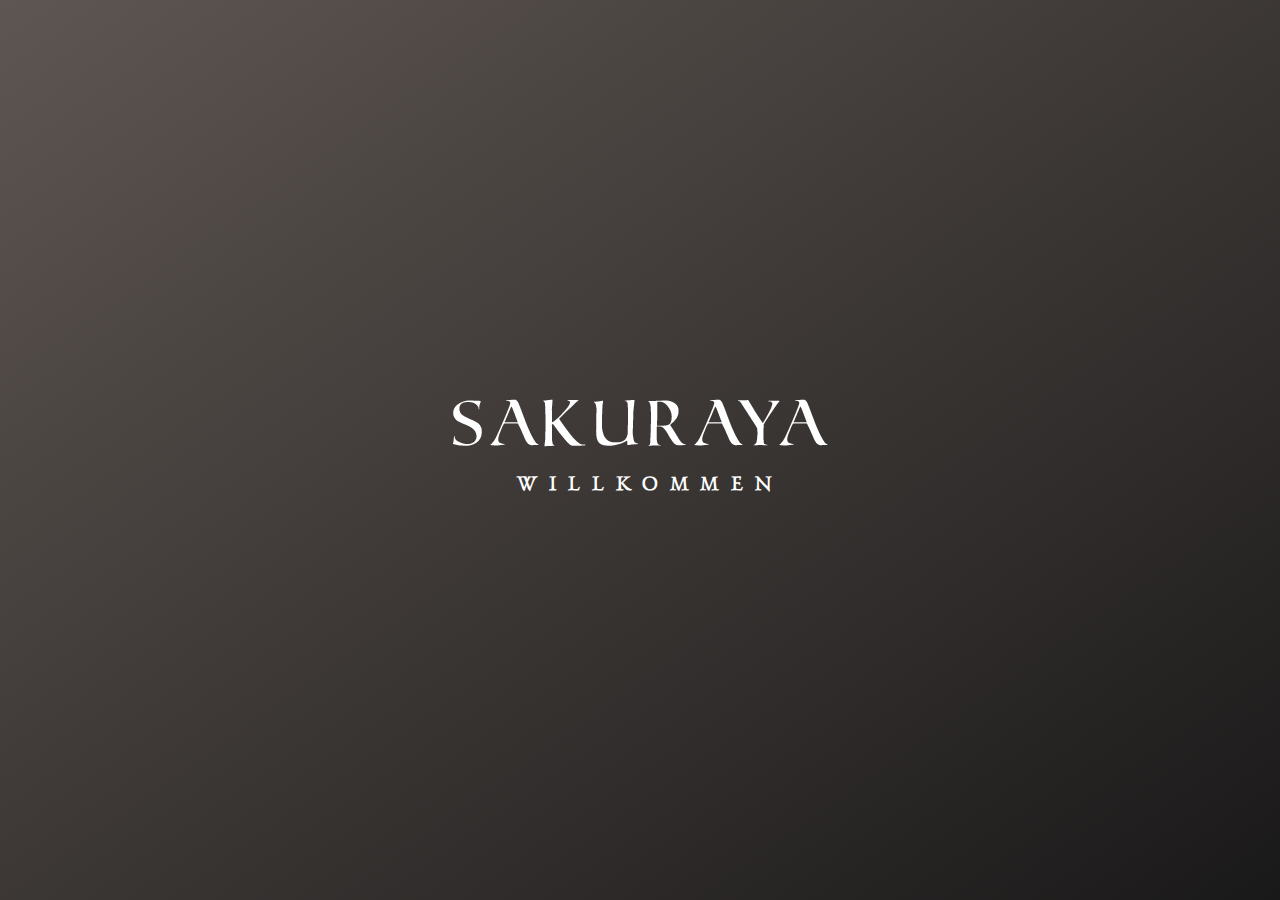
<file: index.html>
<!DOCTYPE html>
<html lang="en">
<head>
    <meta charset="UTF-8">
    <meta name="viewport" content="width=device-width, initial-scale=1.0">
    <title>Sakuraya Zenergy</title>
    <link rel="icon" type="image/png" href="images/Favicon.png">

    <!-- Google Font -->
    <link href="https://fonts.googleapis.com/css2?family=Gideon+Roman&display=swap" rel="stylesheet">

    <style>
        * {
            padding: 0;
            margin: 0;
            box-sizing: border-box;
        }

        body {
            font-family: "Gideon Roman", serif;
            height: 100vh;
            overflow: hidden;
            position: relative;
        }

        .container {
            background-color: black;
            color: #fff;
            height: 100%;
            width: 100%;
            display: flex;
            align-items: center;
            justify-content: center;
            position: relative;
        }

        .loading-page {
            position: absolute;
            top: 0;
            left: 0;
            background: linear-gradient(to bottom right, #5E5652, #1A1919);
            height: 100%;
            width: 100%;
            display: flex;
            flex-direction: column;
            gap: 1.5rem;
            align-items: center;
            justify-content: center;
            color: #d1d1d1;
            z-index: 10;
        }

        .logo-container {
            width: 400px;
            height: 50px;
            margin-left: 18px;
        }

        .logo-container img {
            width: 100%;
            height: 100%;
            object-fit: contain;
            animation: fadeIn 3s ease-in-out;
        }

        @keyframes fadeIn {
            from { opacity: 0; transform: scale(0.8); }
            to { opacity: 1; transform: scale(1); }
        }

        .name-container {
            height: 30px;
            overflow: hidden;
        }

        .logo-name {
            color: #fff;
            font-size: 20px;
            letter-spacing: 12px;
            text-transform: uppercase;
            margin-left: 20px;
            font-weight: bolder;
        }
    </style>
</head>
<body>

    <div class="loading-page">
        <div class="logo-container">
            <img src="images/SakurayaLogo.png" alt="Sakuraya Logo">
        </div>

        <div class="name-container">
            <div class="logo-name">WILLKOMMEN</div>
        </div>
    </div>

    <script src="https://cdnjs.cloudflare.com/ajax/libs/gsap/3.11.3/gsap.min.js"
        integrity="sha512-gmwBmiTVER57N3jYS3LinA9eb8aHrJua5iQD7yqYCKa5x6Jjc7VDVaEA0je0Lu0bP9j7tEjV3+1qUm6loO99Kw=="
        crossorigin="anonymous" referrerpolicy="no-referrer"></script>

    <script>
        gsap.to(".loading-page", {
            opacity: 0,
            duration: 1.5,
            delay: 3.5,
            onComplete: () => {
                window.location.href = "home.html";
            }
        });

        gsap.fromTo(
            ".logo-name",
            { y: 50, opacity: 0 },
            { y: 0, opacity: 1, duration: 2, delay: 0.5 }
        );
    </script>

</body>
</html>
</file>
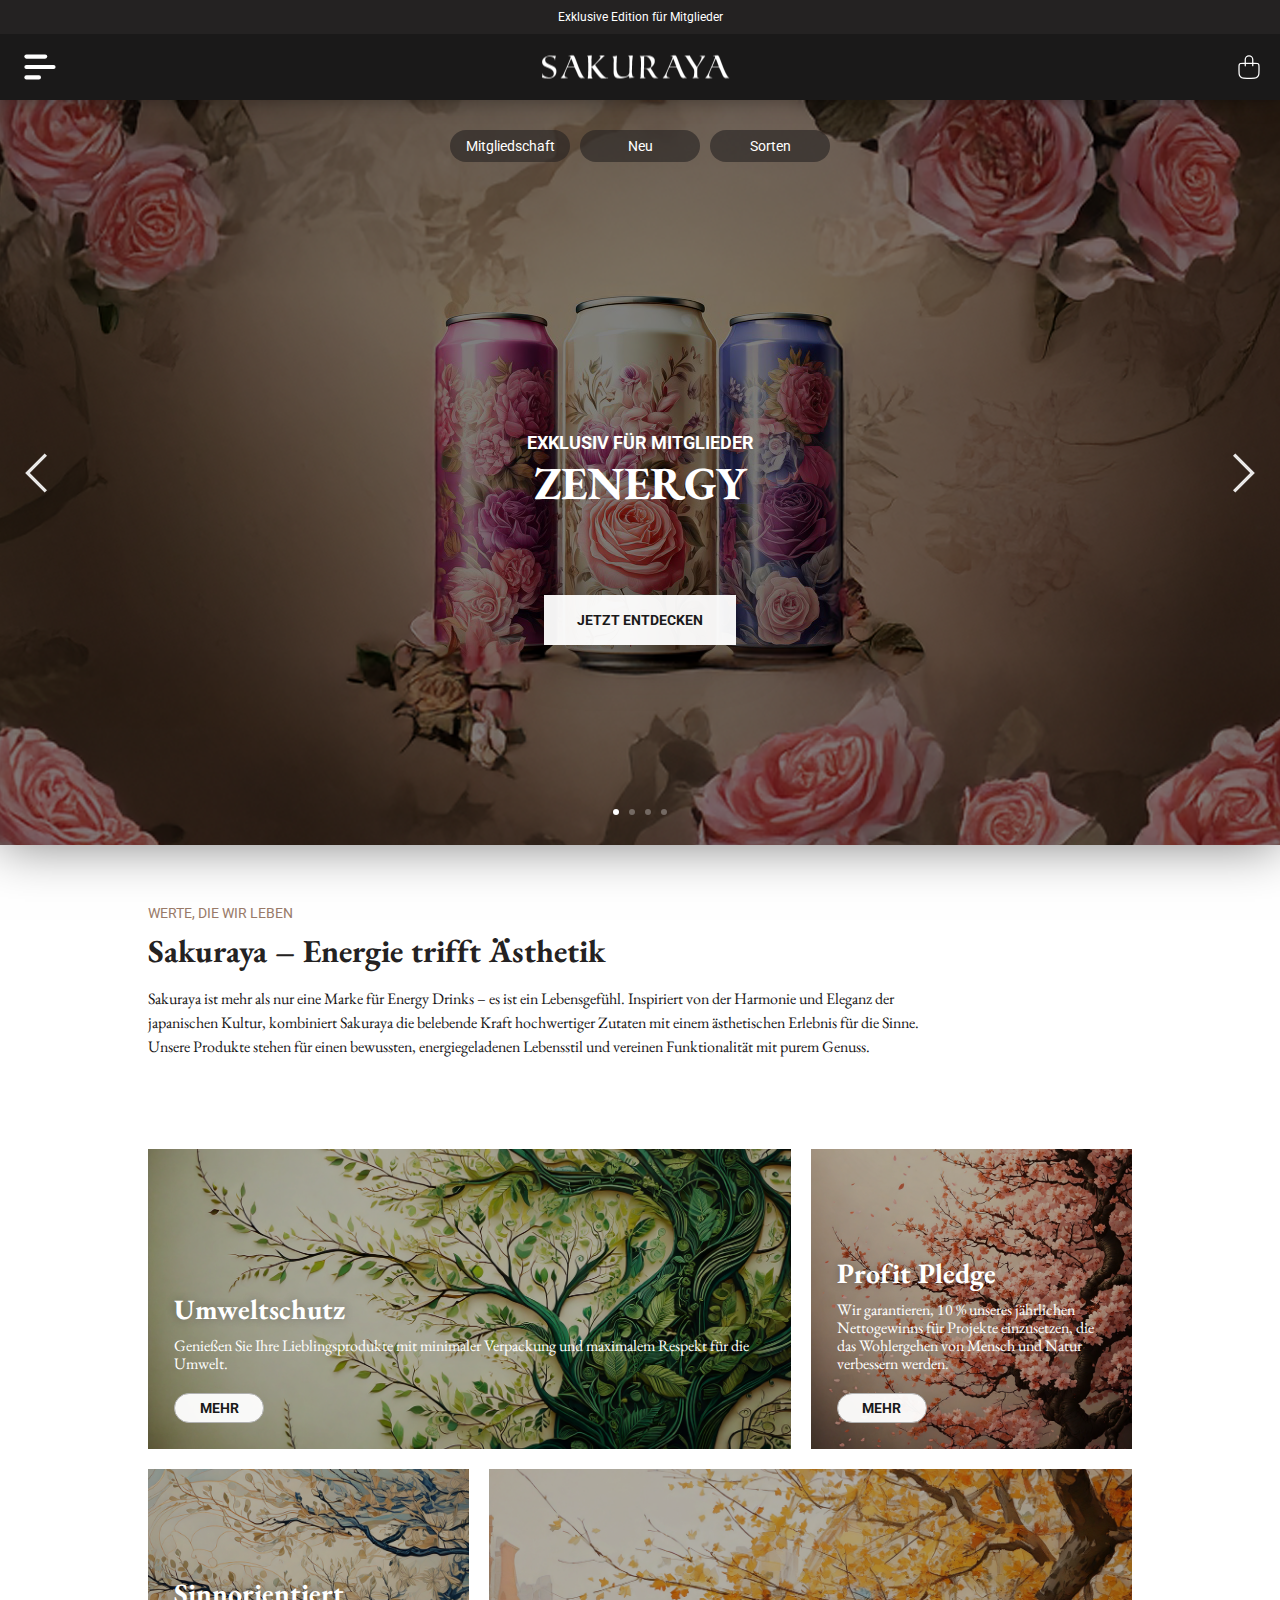
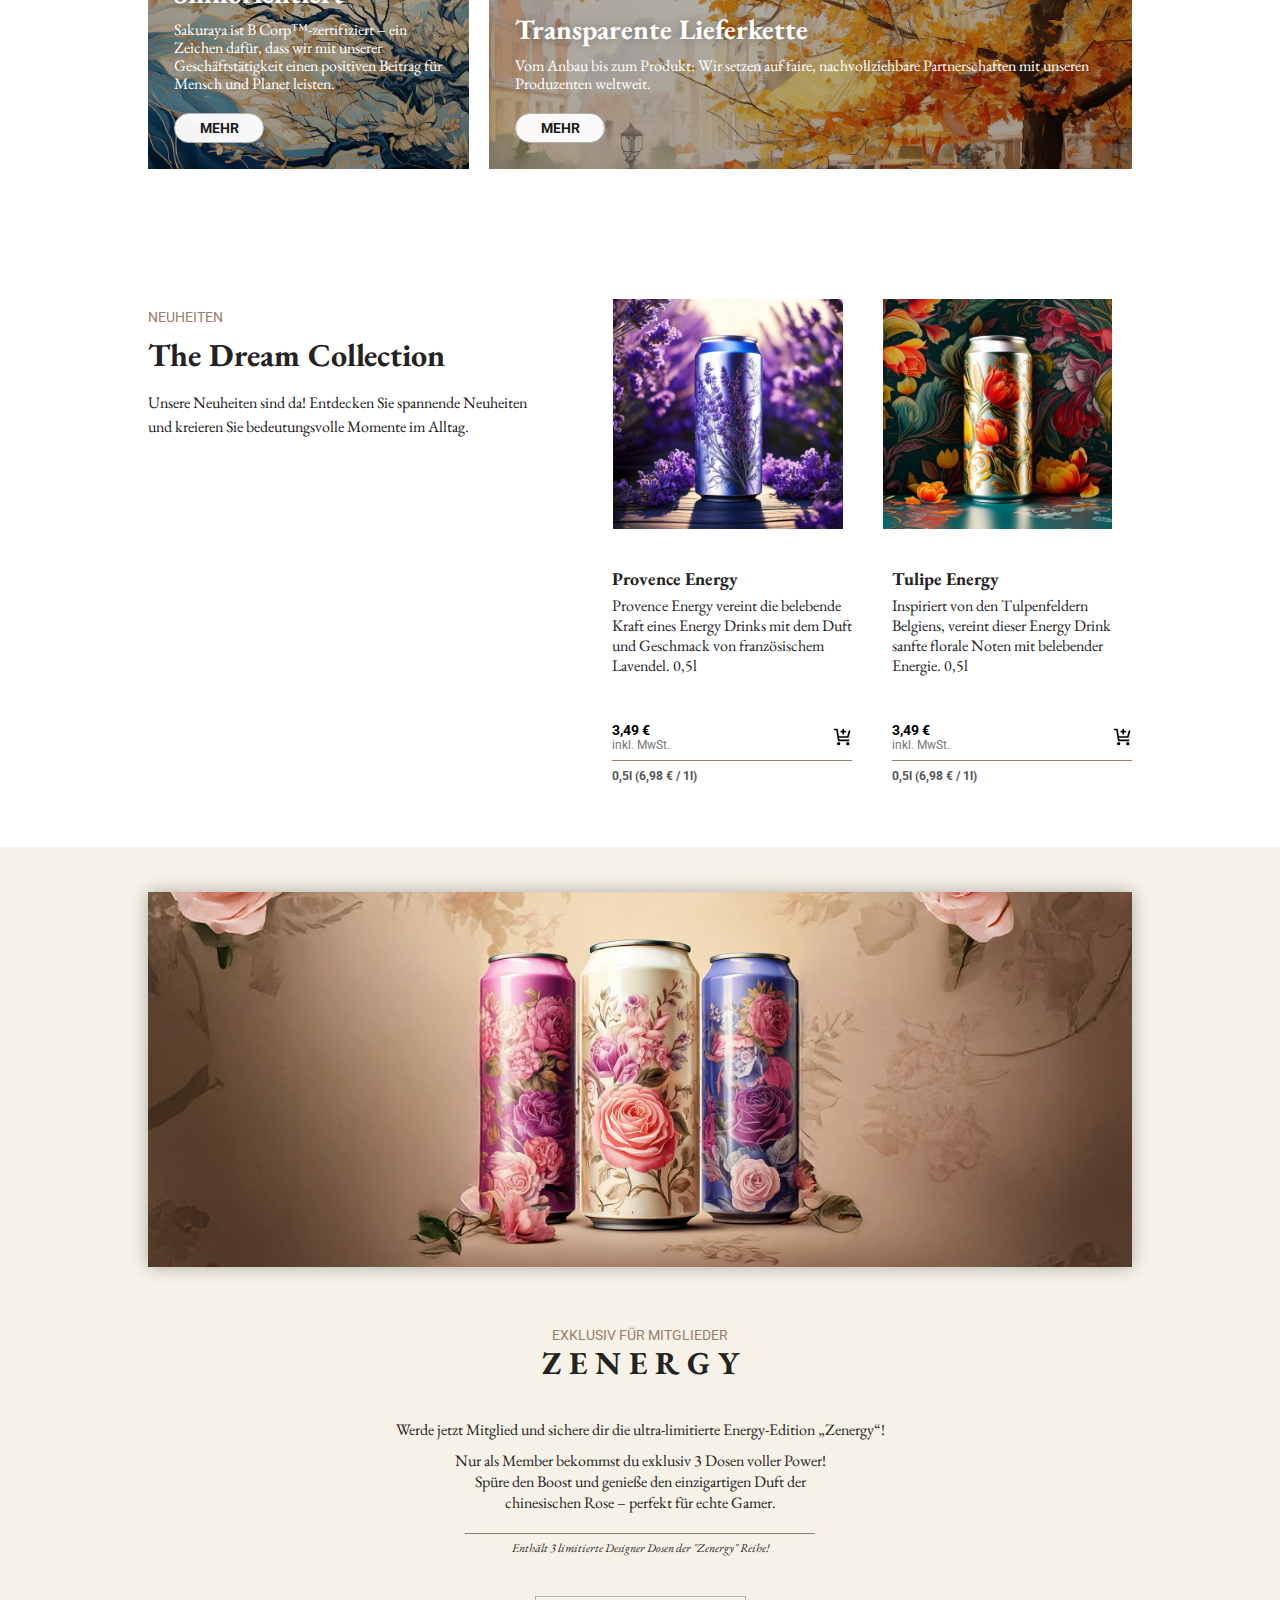
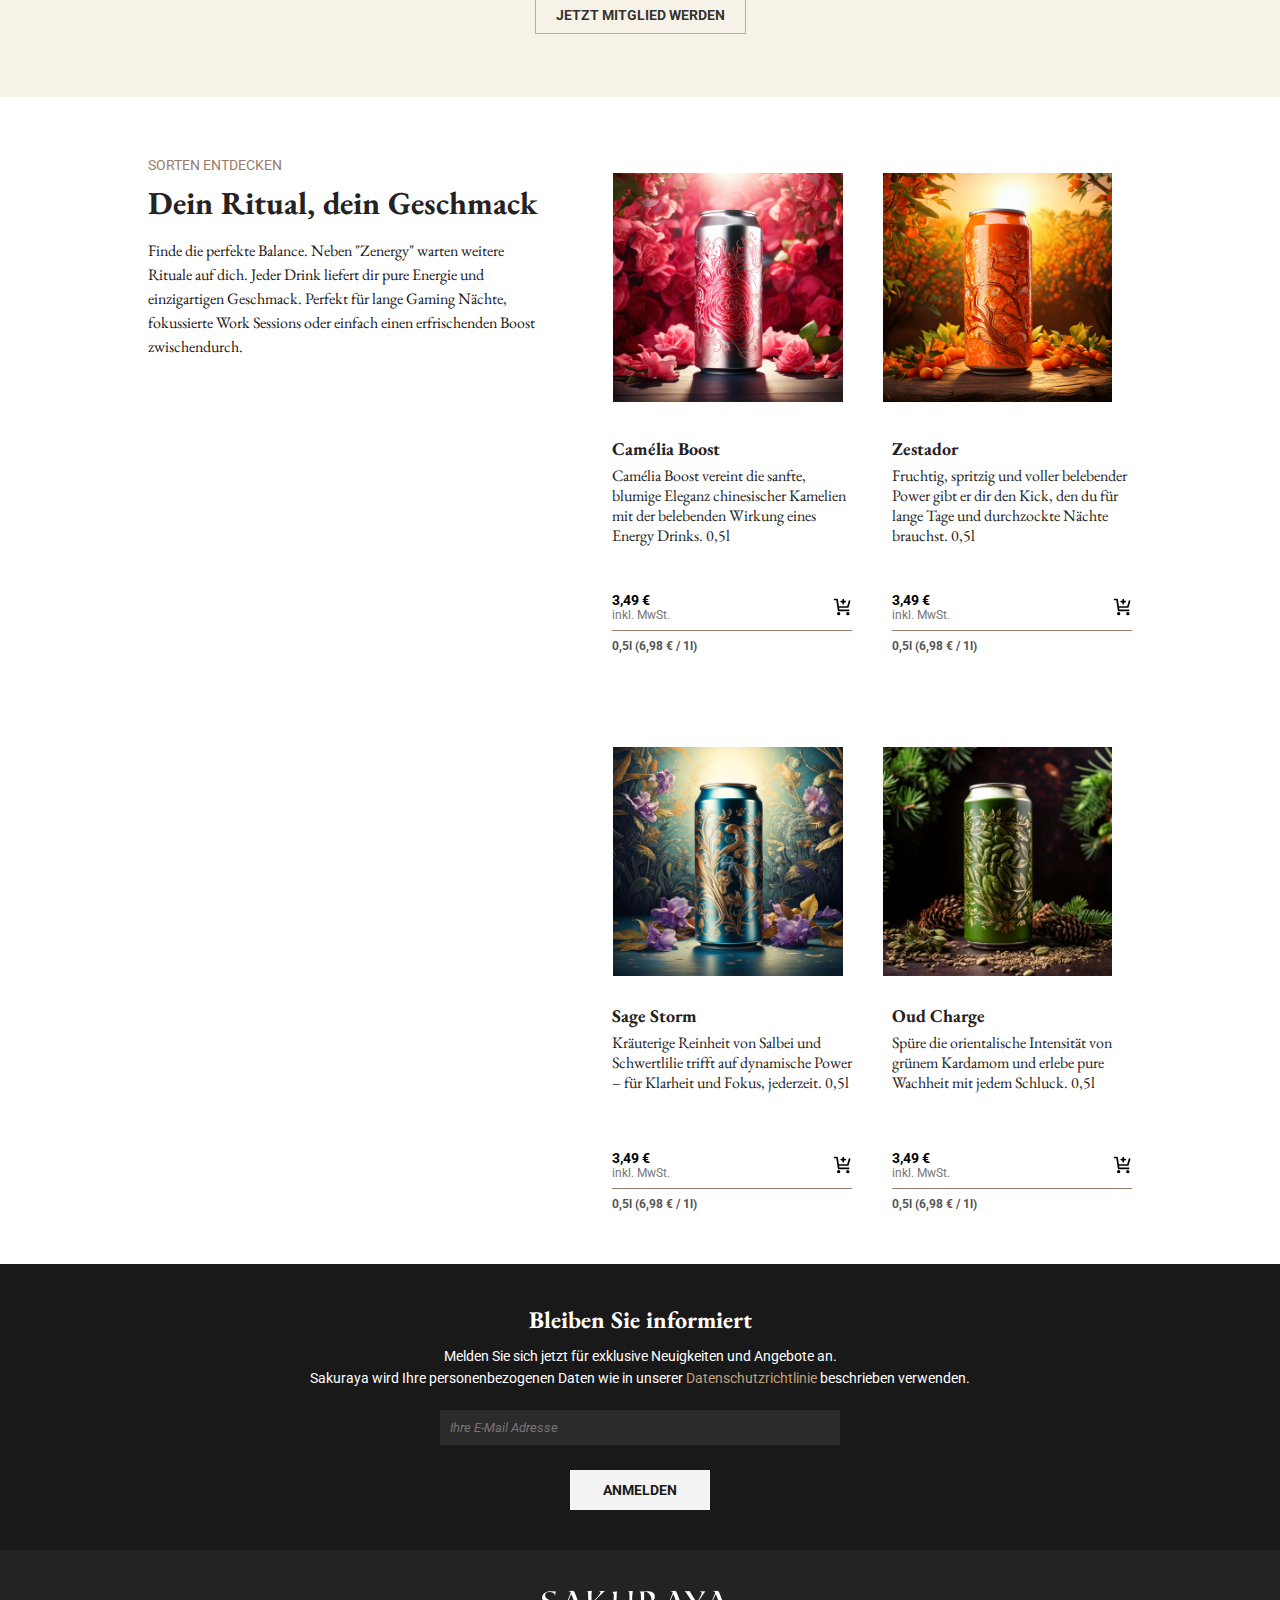
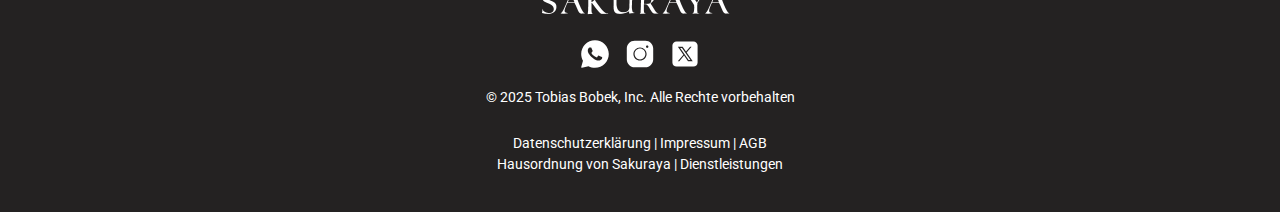
<file: home.html>
<!DOCTYPE html>
<html lang="de">
<head>
    <meta charset="UTF-8">
    <meta name="viewport" content="width=device-width, initial-scale=1.0">
    <title>Sakuraya Zenergy</title>
    <link rel="icon" type="image/png" href="images/Favicon.png">
    <link rel="stylesheet" href="styles.css">
    <link href="https://fonts.googleapis.com/css2?family=EB+Garamond:wght@400;700&display=swap" rel="stylesheet">
    <link href="https://fonts.googleapis.com/css2?family=Roboto:wght@100;300;400;500;700;900&display=swap" rel="stylesheet">

</head>
<body>
    <header>
        <div class="ObererHeader">
            <h1 id="RabattCall">Exklusive Edition für Mitglieder</h1>
            <h2 id="Lieferzeit">Lieferzeit 1 - 4 Werktage</h2>
            <h3 id="FirstBestellung">20% Rabatt auf die erste Bestellung</h3>
        </div>
        <section class="Menue">
            <div class="burger-icon"></div> <!-- Burger-Icon -->
            <a href="#" class="sakuraya-logo"></a>
            <div class="profil-icon"></div>
            <div class="einkauf-icon"></div>
        </section>
    </header>

    <!-- Overlay für das Pop-up Fenster vom Warenkorb -->
    <div class="overlayWK" id="overlayWK"></div>

    <!-- Warenkorb Pop-up -->
    <div class="popup" id="warenkorb-popup">
            <!-- Schließen-Button für den gesamten Warenkorb -->
            <img id="schließen-warenkorb" src="images/xmark-svgrepo-com.svg" alt="Warenkorb schließen">

            <h2>Dein Warenkorb</h2>
            <div id="warenkorb-inhalt"></div>
            <div class="button-container">
                <button class="button" id="loeschen">WARENKORB LÖSCHEN</button>
                <button class="button" id="bezahlen">JETZT BEZAHLEN</button>
            </div>
    </div>

    <!-- Overlay für das Bestellbestätigungs-Pop-up -->
    <div class="overlayWK" id="overlayWK-bestaetigung"></div>

    <!-- Bestellbestätigungs-Pop-up -->
    <div class="popup" id="bestaetigung-popup">
        <!-- Schließen-Button für die Bestellbestätigung -->
        <img id="bestaetigung-schliessen" src="images/xmark-svgrepo-com.svg" alt="Schließen">

        <div class="popup-inhalt">
            <h2>Bestellung erfolgreich!</h2>
            
            <p><strong>IHRE BESTELLNUMMER</strong> <br> <span id="bestellnummer"></span></p>
        </div>
    </div>



     <!-- Seitenmenü -->
     <nav id="side-menu">
        <ul>
            <li><a href="#">HOME</a></li>
            <li><a href="#Ueber">SAKURAYA</a></li>
            <li><a href="#Neu">NEUHEITEN</a></li>
            <li><a href="#LEBereich">MITGLIEDSCHAFT</a></li>
            <li><a href="#BSellerID">SORTEN</a></li>
        </ul>
    </nav>

    <!-- Scroll-Up Button -->
    <button id="scrollUpBtn">
        <img src="images/SakurayaLogo.png" alt="Nach oben">
    </button>

    <section class="StartScreen">
        <div class="slideshow-container">
                <div class="slide fade active" style="background-image: url('images/ChinesischeRose_WQHD.png');">
                    <div class="overlay"></div>
                    <h1>EXKLUSIV FÜR MITGLIEDER</h1>
                    <h2>ZENERGY</h2>
                </div>
                <div class="slide fade" style="background-image: url('images/Firefly\ energy\ drink\ dose\,\ Kirschblüten\ im\ Hintergrund\,\ Kirschblütenmuster\ auf\ der\ dose\,\ göttlich.png');">
                    <div class="overlay"></div>
                    <h1>JAPANISCHE KIRSCHBLÜTE</h1>
                    <h2>Zahrt und belebend</h2>
                </div>
                <div class="slide fade" style="background-image: url('images/Firefly\ energy\ drink\ dose\,\ Salbei\ und\ edler\ Schwertlilie\ Hintergrund\,\ Schwertlilienmuster.png');">
                    <div class="overlay"></div>
                    <h1>SALBEI & SCHWERTLILIE</h1>
                    <h2>Florale Eleganz und kräutrige Frische</h2>
                </div>
                <div class="slide fade" style="background-image: url('images/Firefly\ energy\ drink\ dose\,\ Orangenbaum\ Hintergrund\,\ Orangenmuster.png');">
                    <div class="overlay"></div>
                    <h1>CHINESISCHE ORANGE</h1>
                    <h2>Fruchtig, belebend und exotisch</h2>
                </div>

            <!-- Buttons -->
            <div class="button-box">
                <div class="button-container">
                    <a href="#LEBereich" class="start-btn left">Mitgliedschaft</a>
                    <a href="#Neu" class="start-btn center">Neu</a>
                    <a href="#BSellerID" class="start-btn right">Sorten</a>
                </div>
            </div>

            <div class="StartScreenTextButton">
                <a href="#Neu" class="startscreen-btn center">JETZT ENTDECKEN</a>
            </div>
    
            <!-- Pfeile -->
            <div class="prev" onclick="changeSlide(-1)">
                <img src="images/next-svgrepo-com.svg" class="prev-icon">
            </div>
            <div class="next" onclick="changeSlide(1)">
                <img src="images/next-svgrepo-com.svg" class="next-icon">
            </div>
    
            <!-- Dots -->
            <div class="dots-container">
                <span class="dot active" onclick="goToSlide(0)"></span>
                <span class="dot" onclick="goToSlide(1)"></span>
                <span class="dot" onclick="goToSlide(2)"></span>
                <span class="dot" onclick="goToSlide(3)"></span>
            </div>
        </div>
    </section>

    <section id="Ueber" class="SakurayaInfo">
        <div class="UeberTextbereich">
            <p class="section-subtitle">WERTE, DIE WIR LEBEN</p>
            <h6 class="section-title">Sakuraya – Energie trifft Ästhetik</h6>
            <p class="section-text">
                Sakuraya ist mehr als nur eine Marke für Energy Drinks – es ist ein Lebensgefühl. 
                Inspiriert von der Harmonie und Eleganz der japanischen Kultur, kombiniert Sakuraya die 
                belebende Kraft hochwertiger Zutaten mit einem ästhetischen Erlebnis für die Sinne. 
                Unsere Produkte stehen für einen bewussten, energiegeladenen Lebensstil und vereinen 
                Funktionalität mit purem Genuss.
            </p>
        </div>
    </section>

    <section class="section-wrapper2">
        <!-- Obere Reihe -->
        <div class="grid-top">
          <div class="tile wide">
            <div class="dark-overlay"></div> <!-- <- DAS ist neu -->
            <img src="images/Firefly Nachhaltigkeit, grüne farben 89555.jpg" alt="Nachhaltig" />
            <div class="overlay2">
              <h2>Umweltschutz</h2>
              <p>Genießen Sie Ihre Lieblingsprodukte mit minimaler Verpackung und maximalem Respekt für die Umwelt.</p>
              <a href="#">MEHR</a>
            </div>
          </div>
      
          <div class="tile narrow">
            <div class="dark-overlay"></div> <!-- <- DAS ist neu -->
            <img src="images/Firefly japanische Kirschblüte Hintergrund, Farben Rosa, Beige, Gold, Kirschblütenmuster, göttlich, .jpg" alt="Inhaltsstoffe" />
            <div class="overlay2">
              <h2>Profit Pledge</h2>
              <p>Wir garantieren, 10 % unseres jährlichen Nettogewinns für Projekte einzusetzen, die das Wohlergehen von Mensch und Natur verbessern werden.</p>
              <a href="#">MEHR</a>
            </div>
          </div>
        </div>
      
        <!-- Untere Reihe -->
        <div class="grid-bottom">
          <div class="tile narrow">
            <div class="dark-overlay"></div> <!-- <- DAS ist neu -->
            <img src="images/Firefly Matcha, Ginseng, Guayusa Muster und saphir blau-beige farben, göttlich 3676.jpg" alt="Sakura Geschenkset" />
            <div class="overlay2">
              <h2>Sinnorientiert</h2>
              <p>Sakuraya ist B Corp™-zertifiziert – ein Zeichen dafür, dass wir mit unserer Geschäftstätigkeit einen positiven Beitrag für Mensch und Planet leisten.</p>
              <a href="#">MEHR</a>
            </div>
          </div>
      
          <div class="tile wide">
            <div class="dark-overlay"></div> <!-- <- DAS ist neu -->
            <img src="images/Firefly Fair Trade, gelb-beige farben 57406.jpg" alt="Fair Trade" />
            <div class="overlay2">
              <h2>Transparente Lieferkette</h2>
              <p>Vom Anbau bis zum Produkt: Wir setzen auf faire, nachvollziehbare Partnerschaften mit unseren Produzenten weltweit.</p>
              <a href="#">MEHR</a>
            </div>
          </div>
        </div>
      </section>
      
      
      
    

    <section id="Neu" class="Neuheiten">
        <div class="Neuheiten-Textbereich">
            <p class="Neuheiten-Klein">NEUHEITEN</p>
            <h2 class="Neuheiten-Groß">The Dream Collection</h2>
            <p class="NeuheitenText">
                Unsere Neuheiten sind da! Entdecken Sie spannende Neuheiten und kreieren Sie bedeutungsvolle Momente im Alltag.
            </p>
        </div>
        
        <div class="Neuheiten-Bilder">
            <div class="bestseller-image-wrapper">
                <img src="images/Firefly energy drink dose, Belgischer Lavendel im Hintergrund, Lavendelmuster auf der dose, göttlich.jpg" alt="Bild 1">
            </div>
            <div class="bestseller-image-wrapper">
                <img src="images/Firefly energy drink dose, belgische Tulpe Hintergrund, Tulpenmuster auf der Dose, göttlich 70844.jpg" alt="Bild 2">
            </div>
        </div>
        <div class="NeuheitenBeschreibung">
            <!-- Linker Bereich -->
            <div class="Beschreibung linkerBereich">
                <h3>Provence Energy</h3>
                <p>
                    Provence Energy vereint die belebende Kraft eines Energy Drinks mit dem Duft und Geschmack
                    von französischem Lavendel. 0,5l
                </p>
                <div class="PreisBereich">
                    <div>
                        <div class="Preis">3,49 €</div>
                        <div class="MwSt">inkl. MwSt.</div>
                    </div>
                    <img src="images/cart-plus-svgrepo-com.svg" id="Produkt1" alt="Warenkorb1">
                </div>
                <hr>
                <div class="LiterPreis">0,5l (6,98 € / 1l)</div>
            </div>
    
            <!-- Rechter Bereich -->
            <div class="Beschreibung rechterBereich">
                <h3>Tulipe Energy</h3>
                <p>
                    Inspiriert von den Tulpenfeldern Belgiens, vereint dieser Energy Drink sanfte florale Noten mit belebender Energie. 0,5l
                </p>
                <div class="PreisBereich">
                    <div>
                        <div class="Preis">3,49 €</div>
                        <div class="MwSt">inkl. MwSt.</div>
                    </div>
                    <img src="images/cart-plus-svgrepo-com.svg" id="Produkt2" alt="Warenkorb2">
                </div>
                <hr>
                <div class="LiterPreis">0,5l (6,98 € / 1l)</div>
            </div>
        </div>
        <a href="#BSellerID" class="JetztShoppen">MEHR</a>
    </section>

    <section id="LEBereich" class="LimitedEditionBereich">
        <!-- Bildcontainer für Hover-Effekt -->
    <div class="LEBildContainer">
        <picture>
            <!-- Desktop-Version (ab 1025px) -->
            <source srcset="images/Firefly 3 energy drink dosen, Beige Hintergrund.png" media="(min-width: 1025px)">
            <!-- Mobile-Version (bis 1024px) -->
            <img src="images/Firefly 3 energy drink dosen, Beige Hintergrund, Rosenmuster auf der einen dose, Lavendelmuster auf .jpg" 
                alt="Limited Edition Bild" class="LEBild">
        </picture>
    </div>
        <h4 class="EfMÜberschrift">EXKLUSIV FÜR MITGLIEDER</h4>
        <h5 class="LEÜberschrift">Z E N E R G Y</h5>
        <p class="LEText">
            Werde jetzt Mitglied und sichere dir die ultra-limitierte Energy-Edition „Zenergy“!
        </p>
        <p class="LEText2">
            Nur als Member bekommst du exklusiv 3 Dosen voller Power! Spüre den Boost und genieße den einzigartigen Duft der chinesischen Rose – perfekt für echte Gamer.
        </p>
          
        <hr class="LELinie">
    
        <p class="LEBeschreibung">
            Enthält 3 limitierte Designer Dosen der "Zenergy" Reihe!
        </p>
    
        <button class="LEBestellen">JETZT MITGLIED WERDEN</button>

    </section>

    <section id="BSellerID" class="Bestsellers">
        <div class="Bestseller-Textbereich">
            <p class="Bestseller-Klein">SORTEN ENTDECKEN</p>
            <h2 class="Bestseller-Groß">Dein Ritual, dein Geschmack</h2>
            <p class="BestsellerText">
                <!--Ob mit blumig-frischen Sakura-Noten, exotischem Yuzu-Zitrus oder der sanften Tiefe von Matcha – jeder Drink liefert dir pure Energie und einzigartigen Geschmack.
                Perfekt für lange Gaming Nächte, fokussierte Work Sessions oder einfach einen erfrischenden Boost zwischendurch.
                Entdecke die meistverkauften Energy Drinks von Sakuraya-->
                Finde die perfekte Balance. Neben "Zenergy" warten weitere Rituale auf dich. Jeder Drink liefert dir pure Energie und einzigartigen Geschmack.
                Perfekt für lange Gaming Nächte, fokussierte Work Sessions oder einfach einen erfrischenden Boost zwischendurch.
            </p>
        </div>
        <div class="Bestseller-Bilder1">
            <div class="bestseller-image-wrapper">
                <img src="images/Firefly energy drink dose, chinesische Kamelie im Hintergrund, Kamelienmuster auf der dose, göttlich 4528.jpg" alt="Bild 1">
            </div>
            <div class="bestseller-image-wrapper">
                <img src="images/Firefly energy drink dose, Orangenbaum Hintergrund, Orangenmuster auf der Dose, göttlich 1273.jpg" alt="Bild 2">
            </div>
        </div>
        <div class="BestsellerBeschreibung1">
            <!-- Linker Bereich 1 -->
            <div class="Beschreibung linkerBereich1">
                <h3>Camélia Boost</h3>
                <p>
                    Camélia Boost vereint die sanfte, blumige Eleganz chinesischer Kamelien mit der belebenden Wirkung eines Energy Drinks. 0,5l
                </p>
                <div class="PreisBereich">
                    <div>
                        <div class="Preis">3,49 €</div>
                        <div class="MwSt">inkl. MwSt.</div>
                    </div>
                    <img src="images/cart-plus-svgrepo-com.svg" id="Produkt4" alt="Warenkorb4">
                </div>
                <hr>
                <div class="LiterPreis">0,5l (6,98 € / 1l)</div>
            </div>
    
            <!-- Rechter Bereich 1 -->
            <div class="Beschreibung rechterBereich1">
                <h3>Zestador</h3>
                <p>
                    Fruchtig, spritzig und voller belebender Power gibt er dir den Kick, den du für lange Tage und durchzockte Nächte brauchst. 0,5l
                </p>
                <div class="PreisBereich">
                    <div>
                        <div class="Preis">3,49 €</div>
                        <div class="MwSt">inkl. MwSt.</div>
                    </div>
                    <img src="images/cart-plus-svgrepo-com.svg" id="Produkt5" alt="Warenkorb5">
                </div>
                <hr>
                <div class="LiterPreis">0,5l (6,98 € / 1l)</div>
            </div>
        </div>
        <div class="Bestseller-Bilder2">
            <div class="bestseller-image-wrapper">
                <img src="images/Firefly energy drink dose, Salbei und edler Schwertlilie Hintergrund, Schwertlilienmuster auf der Do.jpg" alt="Bild 3">
            </div>
            <div class="bestseller-image-wrapper">
                <img src="images/Firefly energy drink dose, grünem Kardamom, frischer Kiefer und einer trockenen Patchouli Hintergrun.jpg" alt="Bild 4">
            </div>
        </div>
        <div class="BestsellerBeschreibung2">
            <!-- Linker Bereich 1 -->
            <div class="Beschreibung linkerBereich2">
                <h3>Sage Storm</h3>
                <p>
                    Kräuterige Reinheit von Salbei und Schwertlilie trifft auf dynamische Power – für Klarheit und Fokus, jederzeit. 0,5l
                </p>
                <div class="PreisBereich">
                    <div>
                        <div class="Preis">3,49 €</div>
                        <div class="MwSt">inkl. MwSt.</div>
                    </div>
                    <img src="images/cart-plus-svgrepo-com.svg" id="Produkt6" alt="Warenkorb6">
                </div>
                <hr>
                <div class="LiterPreis">0,5l (6,98 € / 1l)</div>
            </div>
    
            <!-- Rechter Bereich 1 -->
            <div class="Beschreibung rechterBereich2">
                <h3>Oud Charge</h3>
                <p>
                    Spüre die orientalische Intensität von grünem Kardamom und erlebe pure Wachheit mit jedem Schluck. 0,5l
                </p>
                <div class="PreisBereich">
                    <div>
                        <div class="Preis">3,49 €</div>
                        <div class="MwSt">inkl. MwSt.</div>
                    </div>
                    <img src="images/cart-plus-svgrepo-com.svg" id="Produkt7" alt="Warenkorb7">
                </div>
                <hr>
                <div class="LiterPreis">0,5l (6,98 € / 1l)</div>
            </div>
        </div>
    </section>

<script src="script.js"></script>    
</body>

<footer>
    <!-- Erster Bereich: Newsletter -->
    <div class="footer-newsletter">
        <h2>Bleiben Sie informiert</h2>
        <p>
            Melden Sie sich jetzt für exklusive Neuigkeiten und Angebote an.<br>
            Sakuraya wird Ihre personenbezogenen Daten wie in unserer
            <a href="#">Datenschutzrichtlinie</a> beschrieben verwenden.
        </p>
        <form>
            <input type="email" placeholder="Ihre E-Mail Adresse" required>
            <button type="submit">ANMELDEN</button>
        </form>
    </div>

    <!-- Zweiter Bereich: Social Media & Copyright -->
    <div class="footer-bottom">
        <a href="#" class="LogoFooter">
            <img src="images/SakurayaLogo.png" alt="Nach oben">
        </a>
        <div class="social-icons">
            <img src="images/icons8-whatsapp.svg" alt="WhatsApp">
            <img src="images/icons8-instagram.svg" alt="Instagram">
            <img src="images/icons8-x.svg" alt="Twitter">
        </div>
        <p id="IncID">© 2025 Tobias Bobek, Inc. Alle Rechte vorbehalten</p>
        <p><a href="#">Datenschutzerklärung</a> | <a href="#">Impressum</a> | <a href="#">AGB</a></p>
        <p><a href="#">Hausordnung von Sakuraya</a> | <a href="#">Dienstleistungen</a></p>
    </div>
</footer>

</html>
</file>
<file: styles.css>
* {
    margin: 0;
    padding: 0;
    box-sizing: border-box;
    scroll-behavior: smooth;
    -webkit-tap-highlight-color: transparent;
    
}

body {
    background: white;
    padding-top: 100px;
}

/*------------ HEADER OBEN MIT RABATT UND LIEFERZEIT ------------*/
.ObererHeader {
    position: fixed; /* Fixiert den Header am oberen Rand */
    width: 100%;
    top: 0;
    left: 0;
    height: 34px;
    background: #242222; /* Hintergrund bleibt erhalten */
    opacity: 1; /* Transparenz bleibt erhalten */
    z-index: 201;
}

#RabattCall,
#Lieferzeit, #FirstBestellung {
    position: absolute; /* Positioniert die Elemente exakt an der gleichen Stelle */
    top: 50%; /* Setzt beide in der Mitte des Containers */
    left: 50%;
    transform: translate(-50%, -50%); /* Zentriert sie sowohl horizontal als auch vertikal */
    text-align: center;
    font: normal normal normal 12px/16px "Roboto", sans-serif;
    letter-spacing: 0px;
    color: #FFFFFF;
    opacity: 0; /* Unsichtbar zu Beginn */
    visibility: hidden; /* Unsichtbar */
    transition: opacity 2s, visibility 2s; /* Übergang für die Sichtbarkeit */
    z-index: 202;
}

#RabattCall.show,
#Lieferzeit.show, #FirstBestellung.show {
    opacity: 1; /* Sichtbar */
    visibility: visible; /* Sichtbar */
    transition: opacity 2s, visibility 2s; /* Übergang für die Sichtbarkeit */
    z-index: 202;
}

/*------------ MAIN HEADER ------------*/

.Menue {
    position: fixed; /* Fixiert das Menü direkt unter der ObererHeader */
    width: 100%;
    top: 34px; /* Damit es direkt unter der .ObererHeader bleibt */
    left: 0;
    height: 66px;
    background: #1A1919; /* Hintergrund bleibt erhalten */
    opacity: 1; /* Transparenz bleibt erhalten */
    z-index: 200;
    padding: 0 16px;
    box-shadow: 0px 0px 20px rgba(0, 0, 0, 0.4);
}

/* Burger-Icon links mit 16px Abstand und vertikal mittig */
.Menue .burger-icon {
    height: 50px;
    width: 50px;
    background-image: url('images/burger-advanced-svgrepo-com.svg');
    background-size: contain;
    background-repeat: no-repeat;
    opacity: 1;
    position: absolute;
    left: 16px;
    top: 50%;
    transform: translateY(-50%);
}

/* Einkaufswagen-Icon ganz rechts mit 16px Abstand und vertikal mittig */
.Menue .einkauf-icon {
    height: 30px;
    width: 30px;
    background-image: url('images/bag-shopping-svgrepo-com.svg');
    background-size: contain;
    background-repeat: no-repeat;
    opacity: 1;
    position: absolute;
    right: 16px;
    top: 50%;
    transform: translateY(-50%);
    cursor: pointer;
}

.Menue .einkauf-icon::after {
    content: "";
    position: absolute;
    width: 10px;
    height: 10px;
    background-color: rgb(255, 153, 0);
    border-radius: 50%;
    bottom: 0;
    left: 0;
    transform: translate(-10%, 10%); /* Justiert den Kreis etwas nach links unten */
    opacity: 0; /* Standardmäßig unsichtbar */
    transition: opacity 0.3s ease-in-out;
}

.Menue .einkauf-icon.has-items::after {
    opacity: 1; /* Wird sichtbar, wenn Produkte im Warenkorb sind */
}

/* Profil-Icon wird links neben dem Einkaufswagen-Icon positioniert */
/*.Menue .profil-icon {
    height: 30px;
    width: 30px;
    background-image: url('images/user-circle-svgrepo-com.svg');
    background-size: contain;
    background-repeat: no-repeat;
    opacity: 1;
    position: absolute;
    right: 60px; /* 16px Abstand vom Einkaufswagen (40px + 16px) */
    /*top: 50%;
    transform: translateY(-50%);
}*/


/* Sakuraya-Logo mittig fixieren */
.Menue .sakuraya-logo {
    height: 25px;
    width: 200px;
    background-image: url('images/SakurayaLogo.png');
    background-size: contain;
    background-repeat: no-repeat;
    opacity: 1;
    position: absolute;
    left: 50%;
    top: 50%;
    transform: translate(-50%, -50%);
    margin-left: px;
}

/* Burger-Icon anzeigen mit formatierten Menü */
@media (max-width: 1024px) {
    .burger-icon {
        display: block;
    }
}

/* Das Seitenmenü - standardmäßig unsichtbar */
#side-menu {
    position: fixed;
    top: 100px;  /* Startposition direkt unter dem Header */
    left: 0;
    width: 100%;
    height: 100%; /* Höhe des gesamten Bildschirms */
    background-color: #242222;
    transform: translateY(-100%); /* Menü ist standardmäßig außerhalb des Bildschirms (nach oben verschoben) */
    transition: transform 0.3s ease-in-out;
    z-index: 99; /* Standard z-index */
    padding-top: 50px;
}

/* Anfangszustand der Menü-Punkte */
#side-menu a {
    opacity: 0;
    transform: translateY(-20px); /* Menü-Punkte starten leicht nach oben verschoben */
    transition: opacity 0.5s, transform 0.5s;
}

/* Die Links im Menü */
#side-menu ul {
    list-style-type: none;
    text-align: center;
}

#side-menu ul li {
    padding: 40px 0;
    
}

/* Standardzustand: Menü-Punkte sind unsichtbar */
#side-menu ul li a {
    color: white;
    text-decoration: none;
    font: normal normal normal 18px/16px "Roboto", sans-serif;
    text-transform: uppercase; /* Optional: Alle Buchstaben in Großbuchstaben */
    display: block;
    padding: 10px 0;
    opacity: 0; /* Anfangs unsichtbar */
    transform: translateY(-20px); /* Beginnt leicht nach oben verschoben */
    transition: opacity 0.5s ease-out, transform 0.5s ease-out; /* Übergänge */
}

/* Die Links im Menü erscheinen, wenn das Menü geöffnet wird */
#side-menu.open ul li a {
    opacity: 1; /* Sichtbar */
    transform: translateY(0); /* Zur normalen Position verschieben */
}

/* @keyframes-Animation für das Einblenden */
@keyframes fadeIn {
    0% {
        opacity: 0; /* Anfangszustand: Unsichtbar */
        transform: translateY(-20px); /* Beginnt leicht nach oben verschoben */
    }
    100% {
        opacity: 1; /* Endzustand: Voll sichtbar */
        transform: translateY(0); /* Normaler Zustand */
    }
}

/* Verzögerung hinzufügen für jeden Menüpunkt */
#side-menu.open ul li:nth-child(1) a {
    animation: fadeIn 0.5s ease-out forwards;
    animation-delay: 0.2s; /* Verzögerung für "Home" */
}

#side-menu.open ul li:nth-child(2) a {
    animation: fadeIn 0.5s ease-out forwards;
    animation-delay: 0.4s; /* Verzögerung für "Limited Edition" */
}

#side-menu.open ul li:nth-child(3) a {
    animation: fadeIn 0.5s ease-out forwards;
    animation-delay: 0.6s; /* Verzögerung für "Neu" */
}

#side-menu.open ul li:nth-child(4) a {
    animation: fadeIn 0.5s ease-out forwards;
    animation-delay: 0.8s; /* Verzögerung für "Bestseller" */
}

#side-menu.open ul li:nth-child(5) a {
    animation: fadeIn 0.5s ease-out forwards;
    animation-delay: 1s; /* Verzögerung für "Kontakt" */
}


/* Optional: Hover-Effekt für die Links */
#side-menu ul li a:hover {
    color: #f0f0f0;
}

/* Burger-Icon und X-Icon */
.burger-icon {
    height: 50px;
    width: 50px;
    background-image: url('images/burger-advanced-svgrepo-com.svg');
    background-size: contain;
    background-repeat: no-repeat;
    cursor: pointer;
}

/* Stil für das Burger-Icon, wenn das Menü geöffnet ist (Ändert das Icon zu X) */
.burger-icon.open {
    background-image: url('images/xmark-svgrepo-com.svg');
}

/* Übergangseffekte */
/* Stil für das Menü, wenn es geöffnet ist */
#side-menu.open {
    transform: translateY(0); /* Menü kommt von oben nach unten ins Sichtfeld */
    z-index: 100; /* Menü wird über alles andere gelegt */
}

/*------------ BILDER KARUSSELL1 ------------*/

/* Grundlayout */
.StartScreen {
    width: 100%;
    height: 745px; /* Anpassbar 512px*/
    position: relative;
    overflow: hidden;
    box-shadow: 0px 0px 50px rgba(0, 0, 0, 0.5);
    
}

.slideshow-container {
    width: 100%;
    height: 100%;
    position: relative;
}

/* Slides */
.slide {
    width: 100%;
    height: 100%;
    position: absolute;
    background-size: cover;
    background-position: center;
    opacity: 0;
    transition: opacity 1s ease-in-out;
    display: flex;
    flex-direction: column; /* Setzt die Reihenfolge von h1 und h2 in eine Spaltenrichtung */
    justify-content: center; /* Zentriert den Inhalt vertikal */
    align-items: center; /* Zentriert den Inhalt horizontal */
    text-align: center;
}

/* Overlay */
.overlay {
    position: absolute;  /* Positionierung über dem Bild */
    top: 0;
    left: 0;
    width: 100%;
    height: 100%;
    background-color: rgba(0, 0, 0, 0.5);  /* Schwarzer Hintergrund mit 50% Transparenz */
    z-index: 1;  /* Overlay hat einen z-index von 1 */
}

/* Sichtbar machen des aktiven Slides */
.slide.active {
    opacity: 1;
}

/* Stil für h1 */
.slide h1 {
    color: white;
    font-family: "Roboto", sans-serif;
    font-size: 12px;  /* Größere Schriftgröße, anpassbar */
    font-weight: bold;
    margin: 0px;  /* Entfernt die Standardabstände */
    padding: 0;  /* Entfernt die Standardabstände */
    z-index: 2;  /* Text wird über dem Overlay angezeigt */
}

/* Stil für h2 */
.slide h2 {
    font-family: "EB Garamond", serif;
    color: white;
    font-size: 32px;  /* Anpassen je nach Bedarf */
    font-weight: bold;
    margin: 0px;  /* Entfernt die Standardabstände */
    padding: 0;  /* Entfernt die Standardabstände */
    word-break: break-word;
    width: 250px;
    z-index: 2;  /* Text wird über dem Overlay angezeigt */
}


/* Pfeile */
.prev, .next {
    position: absolute;
    top: 50%;
    transform: translateY(-50%);
    width: 40px;
    height: 40px;
    cursor: pointer;
    z-index: 2;  /* Text wird über dem Overlay angezeigt */
    
}

.prev { left: 16px; }
.next { right: 16px; }

.prev-icon {
    width: 100%;
    opacity: 0.9;
    transform: scaleX(-1); /* Spiegelt den Pfeil für "prev" */
    z-index: 2;  /* Text wird über dem Overlay angezeigt */
}

.next-icon {
    width: 100%;
    opacity: 0.9;
    z-index: 2;  /* Text wird über dem Overlay angezeigt */
}

/* Dots */
.dots-container {
    position: absolute;
    bottom: 30px;
    left: 50%;
    transform: translateX(-50%);
    display: flex;
    gap: 10px;
    z-index: 2;  /* Text wird über dem Overlay angezeigt */
}

.dot {
    width: 6px;
    height: 6px;
    background: rgba(255, 255, 255, 0.3);
    border-radius: 50%;
    cursor: pointer;
    transition: background 0.3s;
    z-index: 2;  /* Text wird über dem Overlay angezeigt */
}

.dot.active {
    background: white;
    z-index: 2;  /* Text wird über dem Overlay angezeigt */
}

@media (min-width:1025px) {
    /* Stil für h1 */
    .slide h1 {
        color: white;
        font-family: "Roboto", sans-serif;
        font-size: 18px;  /* Größere Schriftgröße, anpassbar */
        font-weight: bold;
        margin: 0px;  /* Entfernt die Standardabstände */
        padding: 0;  /* Entfernt die Standardabstände */
        z-index: 2;  /* Text wird über dem Overlay angezeigt */
    }

    /* Stil für h2 */
    .slide h2 {
        font-family: "EB Garamond", serif;
        color: white;
        font-size: 46px;  /* Anpassen je nach Bedarf */
        font-weight: bold;
        margin: 0px;  /* Entfernt die Standardabstände */
        padding: 0;  /* Entfernt die Standardabstände */
        word-break: break-word;
        width: 550px;
        z-index: 2;  /* Text wird über dem Overlay angezeigt */
    }

    /* Styling für den "JETZT ENTDECKEN"-Button */
    .startscreen-btn {
        font-family: "Roboto", sans-serif;
        background-color: rgba(255, 255, 255, 0.95); /* Weißer Hintergrund */
        color: #1A1919; /* Dunkle Schriftfarbe */
        border: none;
        border-radius: 0px; /* Viereckig */
        height: 50px; /* Höhe */
        width: 192px; /* Breite */
        font-size: 14px;
        font-weight: bold;
        cursor: pointer;
        transition: background-color 0.3s ease, color 0.3s ease;
        text-align: center;
        display: flex;
        justify-content: center;
        align-items: center; /* Vertikale Zentrierung */
        text-decoration: none;
    }

    /* Hover-Effekt für den "JETZT ENTDECKEN"-Button */
    .startscreen-btn:hover {
        background-color: rgba(241, 141, 183, 0.95);; /* Hintergrund wird dunkel */
        color: #FFFFFF; /* Schriftfarbe wird weiß */
        box-shadow: 0px 0px 10px rgba(242, 176, 209, 0.3);
        text-decoration: none;
    }
}

/*------------ TEXT UND BUTTONS ÜBER BILDER KARUSSELL1 ------------*/

/* Box, die die Buttons enthält und in der Mitte oben positioniert ist */
.button-box {
    position: absolute;
    top: 10px; /* Abstand vom oberen Rand der Section */
    left: 50%;
    transform: translateX(-50%); /* Horizontale Zentrierung */
    width: auto;
    padding: 0 16px; /* Sicherstellung, dass die Buttons nicht aus dem Bildschirm ragen */
    z-index: 2;
}

/* Buttons Container */
.button-container {
    display: flex;
    align-items: center; /* Vertikale Zentrierung der Buttons */
    gap: 10px; /* Abstand von 10px zwischen den Buttons */
    justify-content: center; /* Zentriert die Buttons innerhalb der Box */
}

/* Start Button */
.start-btn {
    font-family: "Roboto", sans-serif;
    display: inline-flex; /* Flexbox bleibt für bessere Zentrierung */
    justify-content: center;
    align-items: center;
    text-decoration: none; /* Entfernt die Standard-Unterstreichung von Links */
    background-color: rgba(36, 34, 34, 0.6);
    color: white;
    border: none;
    border-radius: 30px;
    height: 32px;
    width: 120px;
    font-size: 14px;
    cursor: pointer;
    transition: background-color 0.3s ease, transform 0.3s ease;
    text-align: center;
}

/* Hover-Effekt für Buttons */
.start-btn:hover {
    background-color: rgba(36, 34, 34, 1);
    transform: scale(1.05);
}

/* Container für den Button */
.StartScreenTextButton {
    position: absolute;
    bottom: 120px; /* Abstand vom oberen Rand (anpassbar) */
    left: 50%;
    transform: translateX(-50%); /* Exakte horizontale Zentrierung */
    box-shadow: 0px 0px 60px rgba(0, 0, 0, 0.4);
    z-index: 2;
    margin-bottom: 80px;
}

/* Styling für den "JETZT ENTDECKEN"-Button */
.startscreen-btn {
    font-family: "Roboto", sans-serif;
    background-color: rgba(255, 255, 255, 0.95); /* Weißer Hintergrund */
    color: #1A1919; /* Dunkle Schriftfarbe */
    border: none;
    border-radius: 0px; /* Viereckig */
    height: 50px; /* Höhe */
    width: 192px; /* Breite */
    font-size: 14px;
    font-weight: bold;
    cursor: pointer;
    transition: background-color 0.3s ease, color 0.3s ease;
    text-align: center;
    display: flex;
    justify-content: center;
    align-items: center; /* Vertikale Zentrierung */
    text-decoration: none;
}

/* Hover-Effekt für den "JETZT ENTDECKEN"-Button */
.startscreen-btn:hover {
    background-color: rgba(241, 141, 183, 0.95);; /* Hintergrund wird dunkel */
    color: #FFFFFF; /* Schriftfarbe wird weiß */
    box-shadow: 0px 0px 10px rgba(242, 176, 209, 0.3);
    text-decoration: none;
}

/*------------ SECTION "Sakuraya Info" ------------*/

#Ueber {
    scroll-margin-top: 80px; /* Scrollt 60px über das Ziel hinaus */
}

.SakurayaInfo {
    display: flex;
    flex-direction: column;
    align-items: center;
    padding: 20px;
}

.UeberTextbereich {
    text-align: left;
    width: 90%;
    max-width: 600px;
    margin-bottom: 20px;
    
}

/* Keyframes für die Animation */
@keyframes expandLine {
    from {
        width: 15%; /* Startpunkt */
    }
    to {
        width: 90%; /* Endpunkt */
    }
}

@media (min-width:1025px) {

    /* Keyframes für die Animation */
    @keyframes expandLine {
        from {
            width: 15%; /* Startpunkt */
        }
        to {
            width: 100%; /* Endpunkt */
        }
    }
}

@media (min-width: 700px) and (max-width: 1025px) {
   
    /* Keyframes für die Animation */
   @keyframes expandLine {
        from {
            width: 15%; /* Startpunkt */
        }
        to {
            width: 600px; /* Endpunkt */
        }
    } 
}

.section-subtitle {
    font-family: "Roboto", sans-serif;
    font-size: 14px;
    line-height: 16px;
    font-weight: normal;
    margin-bottom: 10px;
    margin-top: 40px;
    color: #9A7B69;
}


.section-title {
    font-family: "EB Garamond", serif;
    font-size: 32px;
    line-height: 40px;
    margin-bottom: 16px;
    color: #242222;
}

.section-text {
    font-family: "EB Garamond", serif;
    font-size: 16px;
    line-height: 24px;
    margin-bottom: 10px;
    color: rgba(24, 22, 22, 1);
}

/* 📌 Layout ab 1025px: Text links neben den Bildern */
@media (min-width: 1025px) {
    .SakurayaInfo {
        display: flex;
        flex-direction: row;
        align-items: center;
        justify-content: space-between;
        max-width: 1024px;
        margin: 0 auto;
        flex-wrap: wrap; /* Lässt Elemente umbrechen, falls nötig */
    }

    .UeberTextbereich {
        max-width: 800px;
        margin-right: 40px;
    }
}

/*------------ 4er Bildkacheln ------------*/

.section-wrapper2 {
    width: 100%;
    margin: 0;
    padding: 0;
  }
  
  .grid-top,
  .grid-bottom {
    display: flex;
    flex-direction: column;
  }
  
  .tile {
    position: relative;
    width: 100%;
    height: 300px; /* oder was du willst */
    overflow: hidden;
  }
  
  .tile img {
    width: 100%;
    height: 100%;
    object-fit: cover;
  }
  
  .dark-overlay {
    position: absolute;
    top: 0;
    left: 0;
    width: 100%;
    height: 100%;
    background-color: rgba(0, 0, 0, 0.5); /* Schwarzer Overlay mit 0.3 Transparenz */
    z-index: 1;
  }
  
  .overlay2 {
    font-family: "EB Garamond", serif;
    position: absolute;
    bottom: 16px;
    left: 16px;
    color: white;
    z-index: 2;
    padding-left: 10px;
    padding-right: 20px;
  }
  
  .overlay2 h2 {
    font-size: 28px;
    margin: 0 0 10px;
    text-shadow: 0 0px 10px rgba(0, 0, 0, 0.3);
  }

  .overlay2 p {
    font-family: "EB Garamond", serif;
    font-size: 16px;
    line-height: 18px;
    color: #ffffff;
    margin-bottom: 20px;
  }
  
  .overlay2 a {
    font-family: "Roboto", sans-serif;
    background-color: rgba(255, 255, 255, 0.95); /* Weißer Hintergrund */
    color: #1A1919; /* Dunkle Schriftfarbe */
    border-radius: 0px; /* Viereckig */
    height: 30px; /* Höhe */
    width: 90px; /* Breite */
    font-size: 14px;
    font-weight: bold;
    cursor: pointer;
    transition: background-color 0.3s ease, color 0.3s ease;
    text-align: center;
    display: flex;
    justify-content: center;
    align-items: center; /* Vertikale Zentrierung */
    text-decoration: none;
    border-radius: 30px;
    border: 1px solid rgb(177, 177, 177);
    z-index: 2;
    margin-bottom: 10px;
  }

  .overlay2 a:hover {
    background-color:#363434;
    color: #ffffff;
    text-decoration: none;
    box-shadow: 0px 0px 14px rgba(0, 0, 0, 0.3);
    border: 1px solid rgb(177, 177, 177);
  }  

@media (min-width: 1025px) {
.section-wrapper2 {
    max-width: 1024px;
    margin: 0 auto;
    padding: 40px 20px;
  }
  
  /* Obere Reihe */
  .grid-top {
    display: grid;
    grid-template-columns: 2fr 1fr;
    gap: 20px;
    margin-bottom: 20px;
    height: 300px;
  }
  
  /* Untere Reihe – REVERSE ORDER! */
  .grid-bottom {
    display: grid;
    grid-template-columns: 1fr 2fr;
    gap: 20px;
    height: 300px;
  }
  
  .tile {
    position: relative;
    overflow: hidden;
    width: 100%;
    height: 100%;
  }
  
  .tile img {
    width: 100%;
    height: 100%;
    object-fit: cover;
  }
  
  .overlay2 {
    position: absolute;
    bottom: 16px;
    left: 16px;
    color: white;
    z-index: 2;
  }
  
  .overlay2 h2 {
    font-family: "EB Garamond", serif;
    font-size: 28px;
    margin: 0 0 10px;
    text-shadow: 0 0px 10px rgba(0, 0, 0, 0.3);
    z-index: 2;
  }
  
  .overlay2 a {
    font-family: "Roboto", sans-serif;
    background-color: rgba(255, 255, 255, 0.95); /* Weißer Hintergrund */
    color: #1A1919; /* Dunkle Schriftfarbe */
    border-radius: 0px; /* Viereckig */
    height: 30px; /* Höhe */
    width: 90px; /* Breite */
    font-size: 14px;
    font-weight: bold;
    cursor: pointer;
    transition: background-color 0.3s ease, color 0.3s ease;
    text-align: center;
    display: flex;
    justify-content: center;
    align-items: center; /* Vertikale Zentrierung */
    text-decoration: none;
    border-radius: 30px;
    border: 1px solid rgb(177, 177, 177);
    z-index: 2;
  }

  .overlay2 a:hover {
    background-color:#363434;
    color: #ffffff;
    text-decoration: none;
    box-shadow: 0px 0px 10px rgba(0, 0, 0, 0.2);
    border: 1px solid rgb(177, 177, 177);
  }

  .dark-overlay {
    position: absolute;
    top: 0;
    left: 0;
    width: 100%;
    height: 100%;
    background-color: rgba(0, 0, 0, 0.3); /* Schwarz mit 30% Transparenz */
    z-index: 1;
  }
}


/*------------ SECTION "NEUHEITEN" ------------*/
#Neu {
    scroll-margin-top: 80px; /* Scrollt 60px über das Ziel hinaus */
}

.Neuheiten {
    display: flex;
    flex-direction: column;
    align-items: center;
    padding: 20px;
}

/* Textbereich */
.Neuheiten-Textbereich {
    text-align: left;
    width: 90%;
    max-width: 600px;
    margin-bottom: 20px;
}

.Neuheiten-Klein {
    font-family: "Roboto", sans-serif;
    font-size: 14px;
    line-height: 16px;
    font-weight: normal;
    margin-bottom: 10px;
    margin-top: 40px;
    color: #9A7B69;

}

.Neuheiten-Groß {
    font-family: "EB Garamond", serif;
    font-size: 32px;
    line-height: 40px;
    margin-bottom: 16px;
    color: #242222;
}

.NeuheitenText {
    font-family: "EB Garamond", serif;
    font-size: 16px;
    line-height: 24px;
    margin-bottom: 30px;
    color: rgba(24, 22, 22, 1)
}

/* Button */
.JetztShoppen {
    font-family: "Roboto", sans-serif;
    font-weight: bold;
    background: white;
    border: 1px solid rgba(24, 22, 22, 0.3);
    padding: 10px 40px;
    font-size: 14px;
    cursor: pointer;
    transition: all 0.3s ease;
    color: rgba(24, 22, 22, 0.9);
    text-align: center;
    margin-bottom: 20px;
    text-decoration: none;
    margin-top: 10px;
}

.JetztShoppen:hover {
    font-family: "Roboto", sans-serif;
    font-weight: bold;
    background: #363434;
    color: white;
    text-align: center;
    border-color: rgba(36, 34, 34, 1);
    margin-bottom: 20px;
}

@media (min-width: 1025px) {
    .JetztShoppen {
        display: none;
    }
}

/* Bildbereich */
.Neuheiten-Bilder {
    display: flex;
    gap: 24px; /* Abstand zwischen den Bildern */
    justify-content: center;
    width: 100%;
    max-width: 100%; /* Verhindert, dass der Container zu groß wird */
    padding-left: 20px;
    padding-right: 20px;
    margin-top: 20px;
}

/* Bilder: Immer nebeneinander & proportional skalieren */
.Neuheiten-Bilder img {
    width: 100%; /* Skaliert mit der Box */
    height: 100%;
    object-fit: cover;
    transition: transform 0.3s ease-in-out;
    box-shadow: 0px 0px 10px rgba(0, 0, 0, 0.2);
}

/* Zoom-Effekt */
.Neuheiten-Bilder img:hover {
    transform: scale(1.1);
    transform-origin: center;
}

/* 📌 Layout ab 1025px: Text links neben den Bildern */
@media (min-width: 1025px) {
    .Neuheiten {
        display: flex;
        flex-direction: row;
        align-items: center;
        justify-content: space-between;
        max-width: 1024px;
        margin: 0 auto;
        flex-wrap: wrap; /* Lässt Elemente umbrechen, falls nötig */
    }

    .Neuheiten-Textbereich {
        max-width: 400px;
        margin-right: 40px;
    }

    .Neuheiten-Bilder {
        margin-left: 5px;
        flex: 1;
        justify-content: flex-start;
        padding-top: 50px;
        gap: 40px;
    }

    .Neuheiten-Bilder img {
        max-width: 400px;
    }
}

/*------------ SECTION "NEUHEITEN" TEXT MIT PREIS ------------*/

/* Der Hauptcontainer für die Beschreibung */
.NeuheitenBeschreibung {
    display: flex;
    justify-content: space-between; /* Abstand zwischen den beiden Bereichen */
    gap: 24px; /* Abstand zwischen den beiden Bereichen */
    width: 90%; /* gleiche Breite wie der Textbereich */
    max-width: 600px; /* gleiche maximale Breite wie der Textbereich */
    margin: 0 auto; /* Zentriert den Bereich */
    padding-top: 20px;
}

/* Linker Bereich (Provence Energy) */
.Beschreibung.linkerBereich {
    flex: 1; /* Flexibel */
}

/* Rechter Bereich (Tulipe Energy) */
.Beschreibung.rechterBereich {
    flex: 1; /* Flexibel */
}

/* Überschrift "Provence Energy" */
.Beschreibung h3 {
    font-family: "EB Garamond", serif;
    color: #242222;
    font-size: 18px;
    line-height: 20px;
    font-weight: bold;
    margin-bottom: 8px;
}

/* Produktbeschreibung */
.Beschreibung p {
    font-family: "EB Garamond", serif;
    font-size: 16px;
    line-height: 16px;
    color: #333;
}

.Beschreibung.linkerBereich p {
    height: 45%;
}

.Beschreibung.rechterBereich p {
    height: 45%;
}

/* Preis- und MwSt-Bereich */
.PreisBereich {
    display: flex;
    align-items: center;
    justify-content: space-between;
    margin-bottom: 4px;
}

/* Preis */
.Preis {
    font-size: 14px;
    font-weight: bold;
    font-family: "Roboto", sans-serif;
    
}

/* MwSt */
.MwSt {
    font-size: 12px;
    color: #777;
    font-family: "Roboto", sans-serif;
}

/* SVG-Icon */
.PreisBereich img {
    width: 20px;
    height: 20px;
    cursor: pointer;
}

/* Trennlinie */
.Beschreibung hr {
    border: none;
    height: 1px;
    background-color: #9A7B69;
    margin: 8px 0;
}

/* Literpreis */
.LiterPreis {
    font-size: 12px;
    font-weight: bold;
    color: #555;
    font-family: "Roboto", sans-serif;
    margin-bottom: 40px;
}

/* 📌 Layout ab 1025px */
@media (min-width: 1025px) {
    .NeuheitenBeschreibung {
        max-width: 520px; /* Begrenzte Breite */
        margin-top: 20px;
        display: flex;
        justify-content: space-between;
        gap: 40px;
        margin-left: 464px; /* Drückt den Block nach rechts */
    }

    .Beschreibung {
        max-width: 240px;
    }
}

/*------------ SECTION "LIMITED EDITION" TEXT MIT PREIS ------------*/

#LEBereich {
    scroll-margin-top: 110px; /* Scrollt 60px über das Ziel hinaus */
}

.LimitedEditionBereich {
    background-color: #f7f2e8;
    height: 850px;
    display: flex;
    flex-direction: column;
    align-items: center;
    text-align: center;
    padding: 20px;
}

/* Bild-Container für Hover-Zoom */
.LEBildContainer {
    width: 375px;  /* Standardgröße für Mobile */
    height: 375px;
    overflow: hidden; /* Verhindert, dass das gezoomte Bild über den Rahmen hinausragt */
    display: flex;
    align-items: center;
    justify-content: center;
    margin-top: 25px;
    box-shadow: 0 0 16px rgba(0, 0, 0, 0.3);
}

.LEPreisContainer img {
    cursor: pointer;
}

/* Standard-Bildstil für kleine Bildschirme */
.LEBild {
    width: 400px;
    height: 400px;
    object-fit: cover;
    transition: transform 0.3s ease-in-out;
}

/* Hover-Zoom (bleibt im Rahmen) */
.LEBild:hover {
    transform: scale(1.1); /* Leichtes Hineinzoomen */
}

/* 📌 Layout ab 1025px */
@media (min-width: 1025px) {
    .LEBildContainer {
        width: 984px; /* Breite für Desktop */
        height: 375px; /* Höhe für Desktop */
    }

    .LEBild {
        width: 100%;
        height: 400px;
        content: url('images/Firefly\ 3\ energy\ drink\ dosen\,\ Beige\ Hintergrund.png');
        
    }
}

/* Überschrift */
.EfMÜberschrift {
    font-family: "Roboto", sans-serif;
    font-weight: normal;
    color: #9A7B69;
    font-size: 14px;
    margin-top: 60px;
}

.LEÜberschrift {
    font-family: "EB Garamond", serif;
    font-size: 32px;
    line-height: 40px;
    margin-bottom: 16px;
    color: #242222;
}

.LEText {
    font-family: "EB Garamond", serif;
    font-size: 16px;
    color: #242222;
    max-width: 375px;
    margin-top: 20px;
}

.LEText2 {
    font-family: "EB Garamond", serif;
    font-size: 16px;
    color: #242222;
    max-width: 375px;
    margin-top: 10px;
    
}

/* Preisbereich */
.LEPreisContainer {
    display: flex;
    align-items: flex-end;
    margin-top: 60px;
    margin-left: 20px;
    margin-right: 20px;
}

.LEPreis {
    font-family: "Roboto", sans-serif;
    font-size: 20px;
    font-weight: bold;
    color: #242222;
    margin-bottom: -1px;
    min-width: 80px;
}

.LEMwSt {
    font-family: "Roboto", sans-serif;
    font-size: 14px;
    color: #242222;
    padding-left: 10px;
    min-width: 80px;
}

/* Warenkorb-Icon */
.LEWarenkorb3 {
    width: 24px;
    height: 24px;
    background-image: url('images/cart-plus-svgrepo-com.svg');
    background-size: contain;
    background-repeat: no-repeat;
    background-position: center;
    display: inline-block;
    margin-left: 150px;
}

/* Trennlinie */
.LELinie {
    width: 330px;
    border-top: 1px solid #9A7B69;
    margin: 4px 0;
    margin-left: 40px;
    margin-right: 40px;
    margin-top: 20px;
    margin-bottom: 5px;
}

/* Beschreibung */
.LEBeschreibung {
    font-family: "EB Garamond", serif;
    font-style: italic;
    font-size: 12px;
    color: #242222;
    margin-bottom: 20px;
}

/* Bestellbutton */
.LEBestellen {
    font-family: "Roboto", sans-serif;
    font-weight: bold;
    background: #f7f2e8;
    border: 1px solid rgba(24, 22, 22, 0.3);
    padding: 10px 20px;
    font-size: 14px;
    cursor: pointer;
    transition: all 0.3s ease;
    color: rgba(24, 22, 22, 0.9);
    text-align: center;
    margin-bottom: 20px;
    margin-top: 20px;
}

.LEBestellen:hover {
    background: #363434;
    color: white;
    border-color: rgba(36, 34, 34, 1);
}

/* Größere Textbreite ab 1025px */
@media (min-width: 1025px) {
    .EfMÜberschrift {
        margin-top: 60px;
    }
    .LEText {
        max-width: 600px;
    }

    .LEText2 {
        font-family: "EB Garamond", serif;
        font-size: 16px;
        color: #242222;
        max-width: 375px;
        margin-top: 10px;   
    }

    .LELinie {
        width: 350px;
    }
}


/*------------ SCROLL UP Button ------------*/

/* Scroll-Up Button Styling */
#scrollUpBtn {
    position: fixed;
    bottom: 20px;
    right: 20px;
    width: 50px;
    height: 50px;
    background-color: #242222;
    border: none;
    border-radius: 30px;
    display: flex;
    align-items: center;
    justify-content: center;
    cursor: pointer;
    opacity: 0;
    visibility: hidden;
    transition: opacity 0.3s ease-in-out, visibility 0.3s;
    z-index: 150;
    transition: transform 0.3s ease-in-out, filter 0.3s ease-in-out;
    transform-origin: center;
}

/* SVG im Button */
#scrollUpBtn img {
    width: 70%;
    height: 70%;
    z-index: 151;
}

/* Button sichtbar */
#scrollUpBtn.show {
    opacity: 1;
    visibility: visible;
}

#scrollUpBtn:hover{
    transform: scale(1.1);
    transform-origin: center;
    box-shadow: 0 0 16px rgba(0, 0, 0, 0.5);
}

/*------------ BESTSELLER BILDER UND ÜBERSCHRIFT TEXT - Part 1 ------------*/

.Bestsellers {
    display: flex;
    flex-direction: column;
    align-items: center;
    padding: 20px;
}

/* Textbereich */
.Bestseller-Textbereich {
    text-align: left;
    width: 90%;
    max-width: 600px;
    margin-bottom: 20px;
}

.Bestseller-Klein {
    font-family: "Roboto", sans-serif;
    font-size: 14px;
    line-height: 16px;
    font-weight: normal;
    margin-bottom: 10px;
    margin-top: 40px;
    color: #9A7B69;

}

.Bestseller-Groß {
    font-family: "EB Garamond", serif;
    font-size: 32px;
    line-height: 40px;
    margin-bottom: 16px;
    color: #242222;
}

.BestsellerText {
    font-family: "EB Garamond", serif;
    font-size: 16px;
    line-height: 24px;
    margin-bottom: 30px;
    color: rgba(24, 22, 22, 1)
}

/* Bildbereich */
.Bestseller-Bilder1 {
    display: flex;
    gap: 24px; /* Abstand zwischen den Bildern */
    justify-content: center;
    width: 100%;
    max-width: 100%; /* Verhindert, dass der Container zu groß wird */
    padding-left: 20px;
    padding-right: 20px;
}

.Bestseller-Bilder2 {
    display: flex;
    gap: 24px; /* Abstand zwischen den Bildern */
    justify-content: center;
    width: 100%;
    height: 100%;
    max-width: 100%; /* Verhindert, dass der Container zu groß wird */
    padding-left: 20px;
    padding-right: 20px;   
}

/* Wrapper für das Bild – hält die Box auf 300x300px */
.bestseller-image-wrapper {
    width: 100%;
    max-width: 300px;
    aspect-ratio: 1 / 1; /* Stellt sicher, dass das Bild immer quadratisch bleibt */
    overflow: hidden;
    display: flex;
    align-items: center;
    justify-content: center;
}

/* Bilder füllen die Box */
.Bestseller-Bilder2 img, 
.Bestseller-Bilder1 img {
    width: 100%; /* Skaliert mit der Box */
    height: 100%;
    object-fit: cover;
    transition: transform 0.3s ease-in-out;
}

/* Zoom-Effekt */
.Bestseller-Bilder2 img:hover, 
.Bestseller-Bilder1 img:hover {
    transform: scale(1.1);
    transform-origin: center;
}

/* 📌 Layout ab 1025px: Text links neben den Bildern */
@media (min-width: 1025px) {
    .Bestsellers {
        display: flex;
        flex-direction: row;
        align-items: center;
        justify-content: space-between;
        max-width: 1024px;
        margin: 0 auto;
        flex-wrap: wrap; /* Lässt Elemente umbrechen, falls nötig */
    }

    .Bestseller-Textbereich {
        max-width: 400px;
        margin-right: 40px;
    }

    .Bestseller-Bilder1 {
        flex: 1;
        justify-content: flex-start;
        padding-top: 50px;
        gap: 40px;
        display: flex;
        margin-left: 5px;
    }

    .Bestseller-Bilder2 {
        flex: 1;
        justify-content: flex-end;
        padding-top: 50px;
        gap: 40px;
        display: flex;
        margin-left: 445px;
    }

    .Bestseller-Bilder1 img {
        max-width: 250px;
        max-height: 250px;
    }

    .Bestseller-Bilder2 img {
        max-width: 250px;
        max-height: 250px;
    }

    .bestseller-image-wrapper {
        width: 100%;
        max-width: 250px; /* Anpassung für kleinere Bilder auf größeren Screens */
        aspect-ratio: 1 / 1;
    }
}

/*------------ BESTSELLER BEREICH TEXT und PREIS ------------*/

#BSellerID {
    scroll-margin-top: 80px; /* Scrollt 60px über das Ziel hinaus */
}



.BestsellerBeschreibung1 {
    display: flex;
    justify-content: space-between; /* Abstand zwischen den beiden Bereichen */
    gap: 24px; /* Abstand zwischen den beiden Bereichen */
    width: 90%; /* gleiche Breite wie der Textbereich */
    max-width: 600px; /* gleiche maximale Breite wie der Textbereich */
    margin: 0 auto; /* Zentriert den Bereich */
    padding-top: 20px;
}

.BestsellerBeschreibung2 {
    display: flex;
    justify-content: space-between; /* Abstand zwischen den beiden Bereichen */
    gap: 24px; /* Abstand zwischen den beiden Bereichen */
    width: 90%; /* gleiche Breite wie der Textbereich */
    max-width: 600px; /* gleiche maximale Breite wie der Textbereich */
    margin: 0 auto; /* Zentriert den Bereich */
    padding-top: 20px;
}

/* Linker Bereich (Camélia Boost) */
.Beschreibung.linkerBereich1 {
    flex: 1; /* Flexibel */
}

/* Rechter Bereich (Zestador) */
.Beschreibung.rechterBereich1 {
    flex: 1; /* Flexibel */
}

/* Linker Bereich (Camélia Boost) */
.Beschreibung.linkerBereich2 {
    flex: 1; /* Flexibel */
}

/* Rechter Bereich (Zestador) */
.Beschreibung.rechterBereich2 {
    flex: 1; /* Flexibel */
}

/* Überschrift "Provence Energy" */
.Beschreibung h3 {
    font-family: "EB Garamond", serif;
    color: #242222;
    font-size: 18px;
    line-height: 19px;
    font-weight: bold;
    margin-bottom: 8px;
}

/* Produktbeschreibung */
.Beschreibung p {
    font-family: "EB Garamond", serif;
    font-size: 16px;
    color: #242222;
    margin-bottom: 10px;
    line-height: 20px;
}

.Beschreibung.linkerBereich1 p {
    height: 45%;
}

.Beschreibung.rechterBereich1 p {
    height: 45%;
}

.Beschreibung.linkerBereich2 p {
    height: 45%;
}

.Beschreibung.rechterBereich2 p {
    height: 45%;
}

/* Preis- und MwSt-Bereich */
.PreisBereich {
    display: flex;
    align-items: center;
    justify-content: space-between;
    margin-bottom: 4px;
}

/* Preis */
.Preis {
    font-size: 14px;
    font-weight: bold;
    font-family: "Roboto", sans-serif;
    
}

/* MwSt */
.MwSt {
    font-size: 12px;
    color: #777;
    font-family: "Roboto", sans-serif;
}

/* SVG-Icon */
.PreisBereich img {
    width: 20px;
    height: 20px;
}

/* Trennlinie */
.Beschreibung hr {
    border: none;
    height: 1px;
    background-color: #9A7B69;
    margin: 8px 0;
}

/* Literpreis */
.LiterPreis {
    font-size: 12px;
    font-weight: bold;
    color: #555;
    font-family: "Roboto", sans-serif;
    padding-bottom: 40px;
}

/* 📌 Layout ab 1025px */
@media (min-width: 1025px) {
    .BestsellerBeschreibung1 {
        max-width: 520px; /* Begrenzte Breite */
        margin-top: 10px;
        display: flex;
        justify-content: space-between;
        gap: 40px;
        margin-left: 464px; /* Drückt den Block nach rechts */
    }

    .BestsellerBeschreibung2 {
        max-width: 520px; /* Begrenzte Breite */
        margin-top: 10px;
        display: flex;
        justify-content: space-between;
        gap: 40px;
        margin-left: 464px; /* Drückt den Block nach rechts */
    }

    .Beschreibung {
        max-width: 240px;
    }
}


/*------------ WARENKORB ------------*/

/* Gemeinsame Formatierung für beide Pop-ups (Warenkorb und Bestellbestätigung) */
.popup {
    font-family: "EB Garamond", serif;
    display: none;
    position: fixed;
    top: 50%;
    left: 50%;
    transform: translate(-50%, -50%);
    width: 90%;
    max-height: 500px;
    max-width: 800px;
    overflow-y: auto;
    background: rgba(24, 22, 22, 0.9);
    color: #ffffff;
    padding: 20px;
    border-radius: 10px;
    box-shadow: 0 0 10px rgba(0, 0, 0, 0.5);
    z-index: 1000;
    scrollbar-width: none; /* Für Firefox */
}

.popup::-webkit-scrollbar {
    display: none;
}

.overlayWK {
    display: none;
    position: fixed;
    top: 0;
    left: 0;
    width: 100%;
    height: 100%;
    background: rgba(0, 0, 0, 0.5);
    z-index: 999;
}

.produkt {
    display: flex;
    justify-content:flex-start;
    align-items: center;
    padding: 10px 0;
    border-bottom: 1px solid gray;
    flex-direction: row;
}

.produkt span {
    display: block;
    margin-bottom: 5px;
}

.produkt img {
    width: 20px;
    cursor: pointer;
    margin-left: 10px;
}

.produkt img.produkt-bild {
    width: 120px; /* Bildgröße anpassen */
    height: auto;
    margin-right: 20px;
}

.produkt-info {
    display: flex;
    flex-direction: column;
    margin-left: 20px;
    margin-right: 20px;
}

.produkt-info span {
    margin-bottom: 5px;
}

.button-container {
    display: flex;
    justify-content: flex-end; /* Buttons nach rechts ausrichten */
    gap: 10px;
    margin-top: 20px;
}

.button {
    font-family: "Roboto", sans-serif;
    background: rgba(255, 255, 255, 1);
    padding: 10px;
    border: none;
    border-radius: 0px;
    height: 50px;
    width: 180px;
    font-size: 14px;
    font-weight: bold;
    cursor: pointer;
    color: #242222;
    transition: background-color 0.3s ease, color 0.3s ease;
    text-align: center;
    display: flex;
    justify-content: center;
    align-items: center;
}

.button:hover {
    background-color: rgba(241, 141, 183, 1);
    color: #FFFFFF;
    box-shadow: 0px 0px 10px rgba(242, 176, 209, 0.3);
}

.popup h2 {
    font-family: "EB Garamond", serif;
    font-size: 32px;
    text-align: center;
    margin-bottom: 20px;
}

/* Schließen-Button im Warenkorb Pop-up */
#schließen-warenkorb {
    background: rgba(255, 255, 255, 0.1);
    position: absolute;
    top: 10px;
    right: 10px;
    width: 25px;
    cursor: pointer;
    transition: background-color 0.3s ease, color 0.3s ease;
    z-index: 1010;
}

#schließen-warenkorb:hover {
    opacity: 0.9;
    background-color: rgb(250, 39, 50);
}

.gesamtpreis {
    margin-top: 20px;
    font-size: 18px;
    font-weight: bold;
    color: #fff;
    text-align: right;
}

/* Schließen-Button im Bestellbestätigung Pop-up */
#bestaetigung-schliessen {
    background: rgba(255, 255, 255, 0.1);
    position: absolute;
    top: 10px;
    right: 10px;
    width: 25px;
    cursor: pointer;
    transition: background-color 0.3s ease, color 0.3s ease;
    z-index: 1010;
}

#bestaetigung-schliessen:hover {
    opacity: 0.9;
    background-color: rgb(250, 39, 50);
}

.popup-inhalt {
    font-family: "EB Garamond", serif;
    text-align: center;
    justify-content: center;
    align-items: center;
    padding: 20px 20px;
    max-width: 800px;
    max-height: 500px;
}

.popup-inhalt h2 {
    font-family: "EB Garamond", serif;
    margin-bottom: 20px;
    font-size: 32px;
}

.popup-inhalt p {
    margin-top: 20px;
}

.popup-inhalt p strong {
    font-family: "Roboto", sans-serif;
}

.popup-inhalt p span {
    font-size: 14px;
}

/*------------ Hover bei den Warenkorb Icons ------------*/

[id^="Produkt"] {
    transition: transform 0.3s ease-in-out, filter 0.3s ease-in-out;
    transform-origin: center;
}

[id^="Produkt"]:hover {
    transform: scale(1.2);
    transform-origin: center;
}


/*------------ FOOTER ------------*/

/* 🌑 Erster Bereich: Newsletter */
.footer-newsletter {
    background-color: #1A1919;
    color: white;
    text-align: center;
    padding: 40px 20px;
}

.footer-newsletter h2 {
    font-family: "EB Garamond", serif;
    font-size: 24px;
    margin-bottom: 10px;
}

.footer-newsletter p {
    font-family: "Roboto", sans-serif;
    font-size: 14px;
    line-height: 1.6;
    margin-bottom: 20px;
}

.footer-newsletter a {
    color: #c2a07d;
    text-decoration: none;
}

.footer-newsletter a:hover {
    text-decoration: underline;
}

.footer-newsletter form {
    display: flex;
    justify-content: center;
    align-items: center;
    flex-direction: column;
}

.footer-newsletter input {
    font-family: "Roboto", sans-serif;
    width: 90%;
    max-width: 400px;
    padding: 10px;
    border: none;
    font-style: italic;
    background-color: #2c2b2b;
    color: white;
    margin-bottom: 15px;
}

.footer-newsletter button {
    font-family: "Roboto", sans-serif;
    background-color: rgba(255, 255, 255, 0.95); /* Weißer Hintergrund */
    color: #1A1919; /* Dunkle Schriftfarbe */
    border: none;
    border-radius: 0px; /* Viereckig */
    height: 40px; /* Höhe */
    width: 140px; /* Breite */
    font-size: 14px;
    font-weight: bold;
    cursor: pointer;
    transition: background-color 0.3s ease, color 0.3s ease;
    text-align: center;
    display: flex;
    justify-content: center;
    align-items: center;
    margin-top: 10px;
}

.footer-newsletter button:hover {
    background-color: rgba(241, 141, 183, 0.95); /* Hintergrund wird dunkel */
    color: #FFFFFF; /* Schriftfarbe wird weiß */
    box-shadow: 0px 0px 10px rgba(242, 176, 209, 0.3);
}

/* Zweiter Bereich: Social Media & Copyright */
.footer-bottom {
    background-color: #242222;
    text-align: center;
    padding: 40px;
}

.social-icons {
    display: flex;
    justify-content: center;
    gap: 15px;
    margin-bottom: 10px;
}

.social-icons img {
    width: 30px;
    height: 30px;
    cursor: pointer;
    transition: opacity 0.3s;
    margin-bottom: 10px;
}

.social-icons img:hover {
    opacity: 0.6;
}

#IncID {
    margin-bottom: 30px;
}

.footer-bottom p {
    font-family: "Roboto", sans-serif;
    font-size: 14px;
    color: #ffffff;
    margin-top: 5px;
}

.footer-bottom a {
    font-family: "Roboto", sans-serif;
    font-size: 14px;
    color: #ffffff;
    margin-top: 20px;
    text-decoration: none;
    transition: color 0.3s ease-in-out;
}

.footer-bottom a:hover {
    color: #c2a07d;
}

.LogoFooter img{
    height: 25px;
    width: 200px;
    margin-bottom: 20px;
}
</file>
